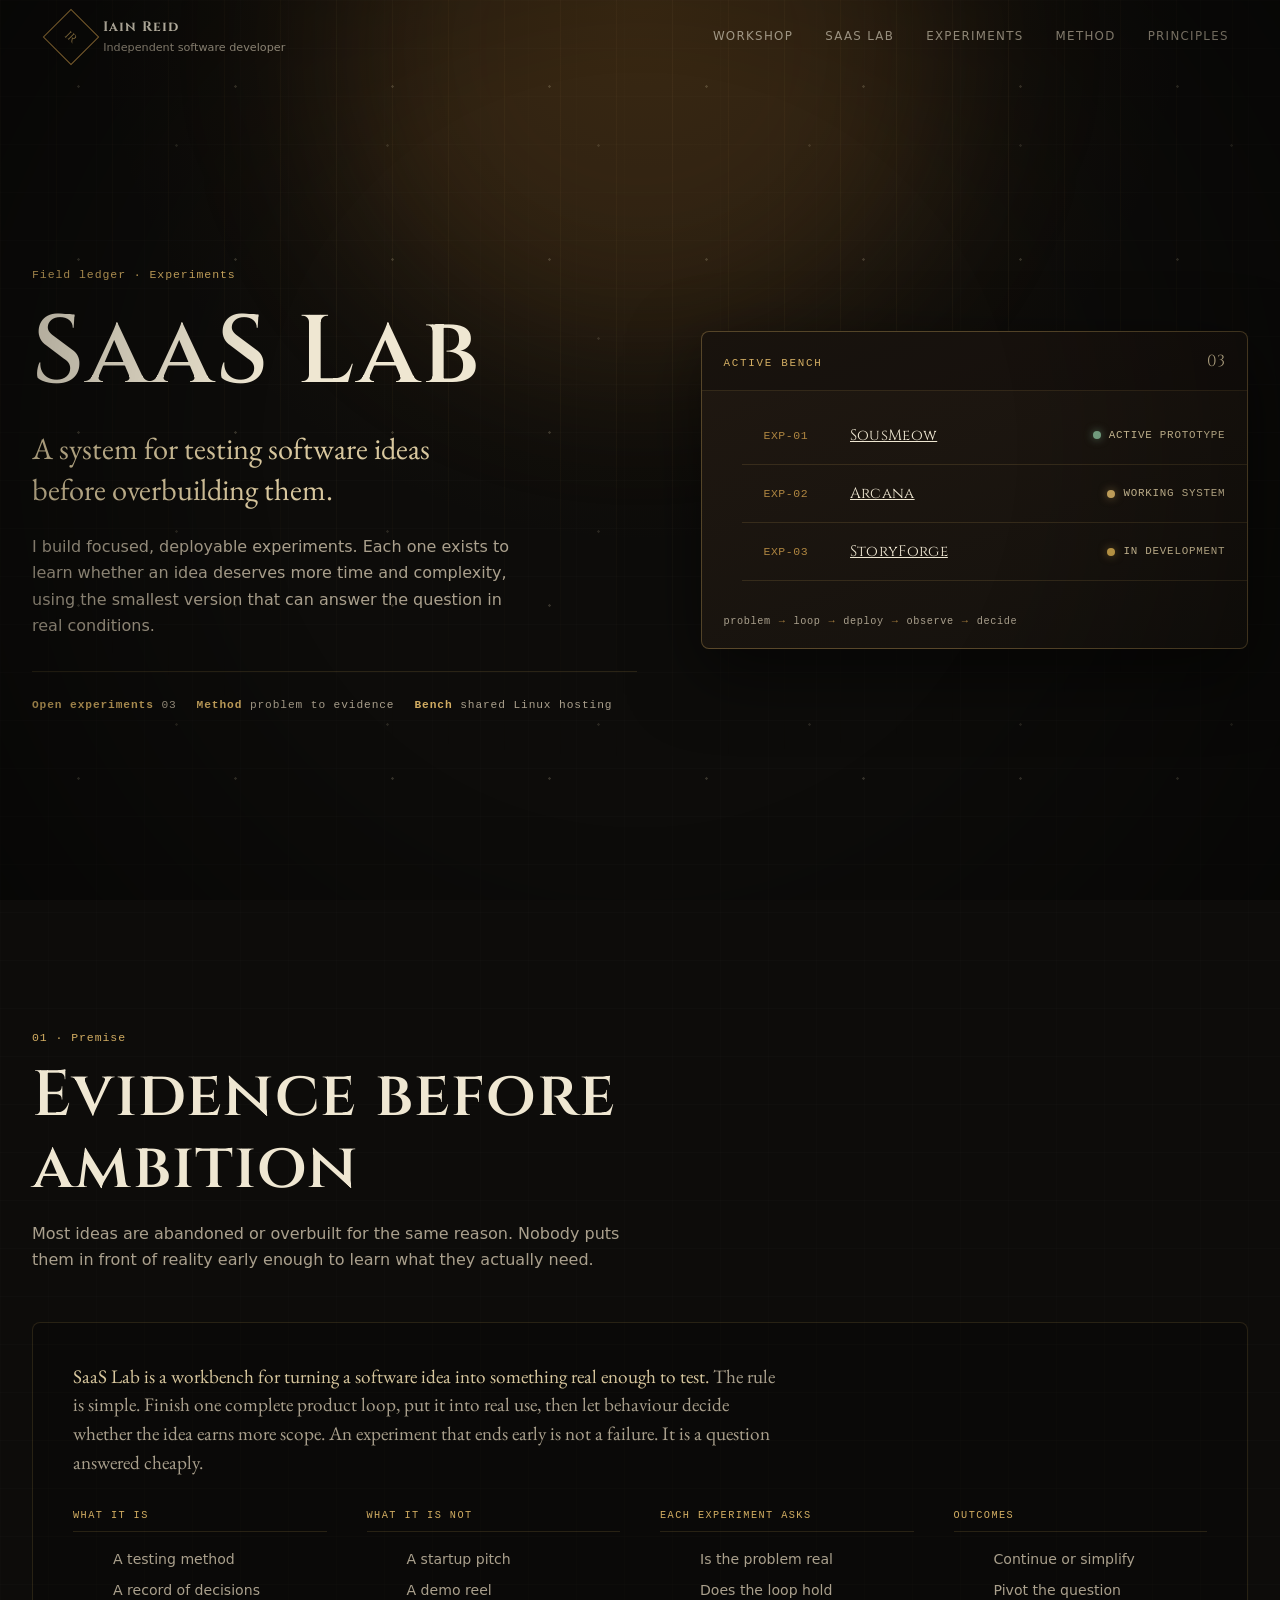
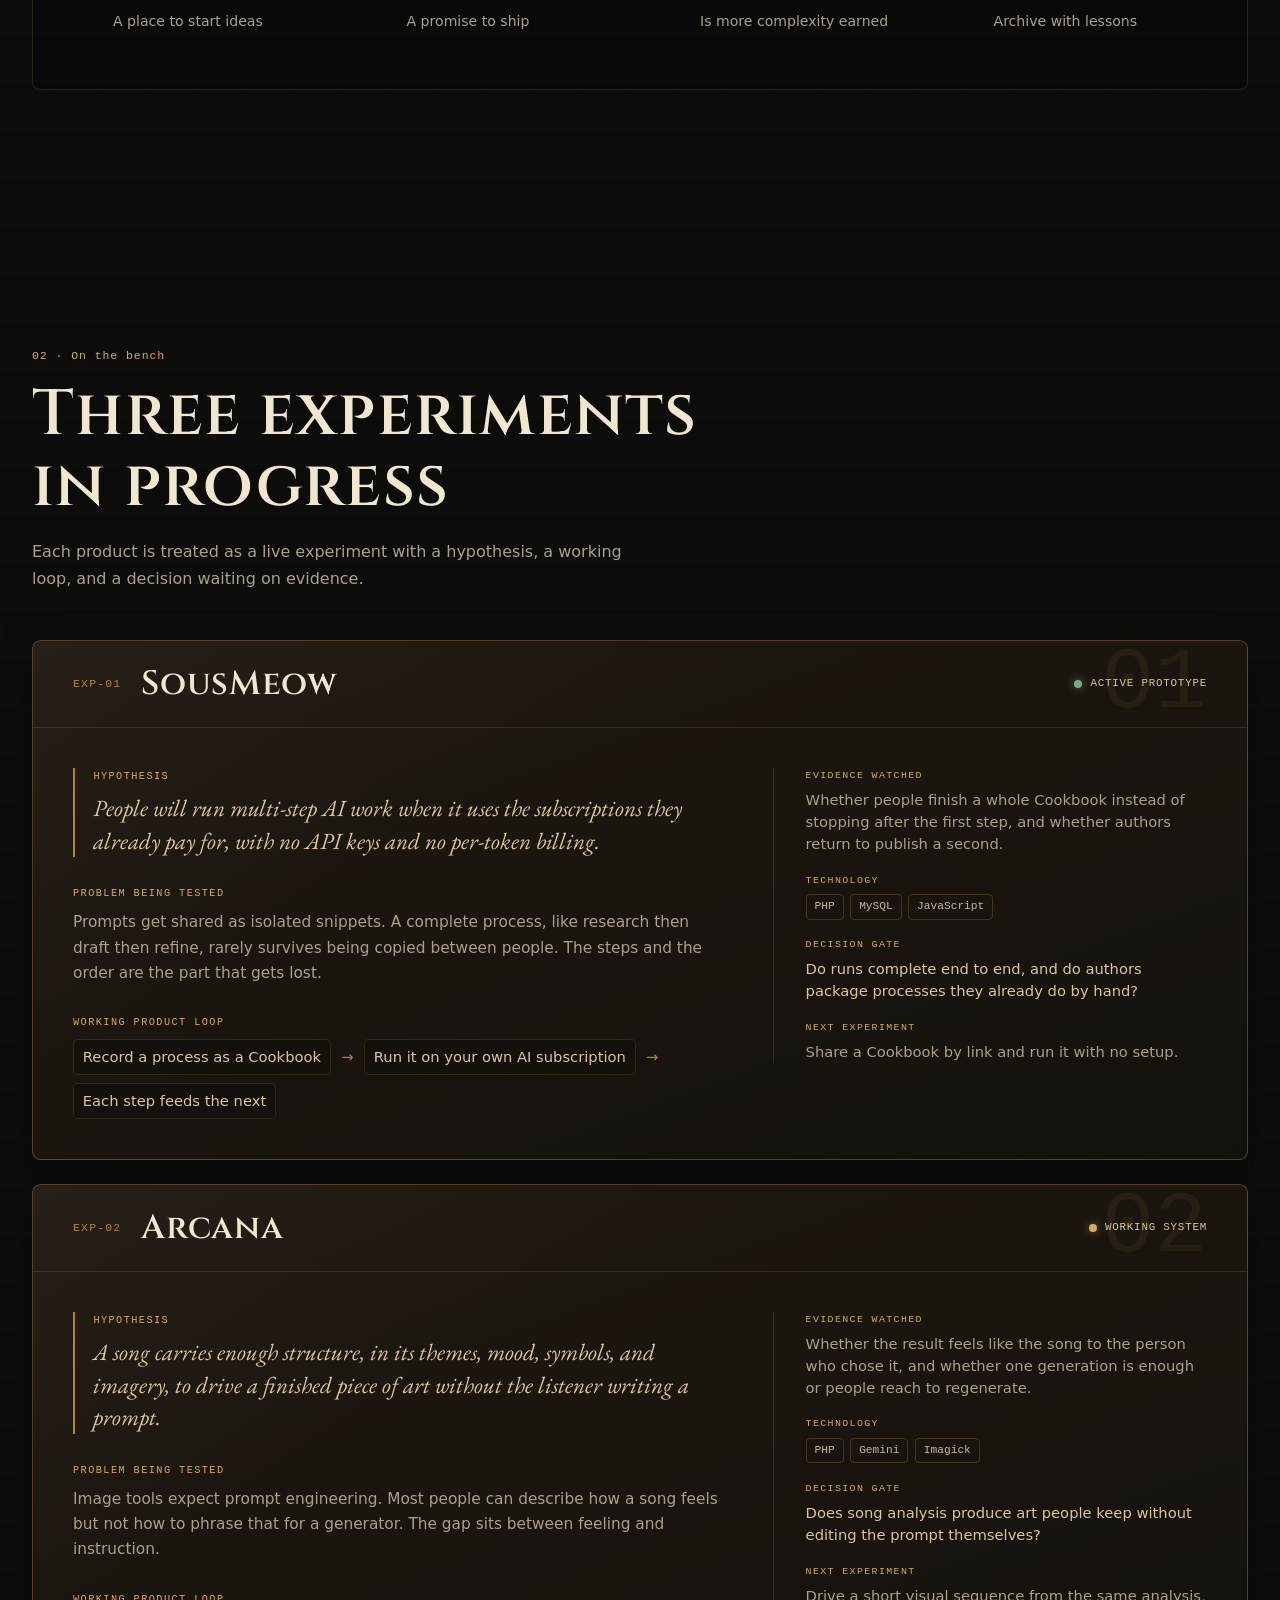
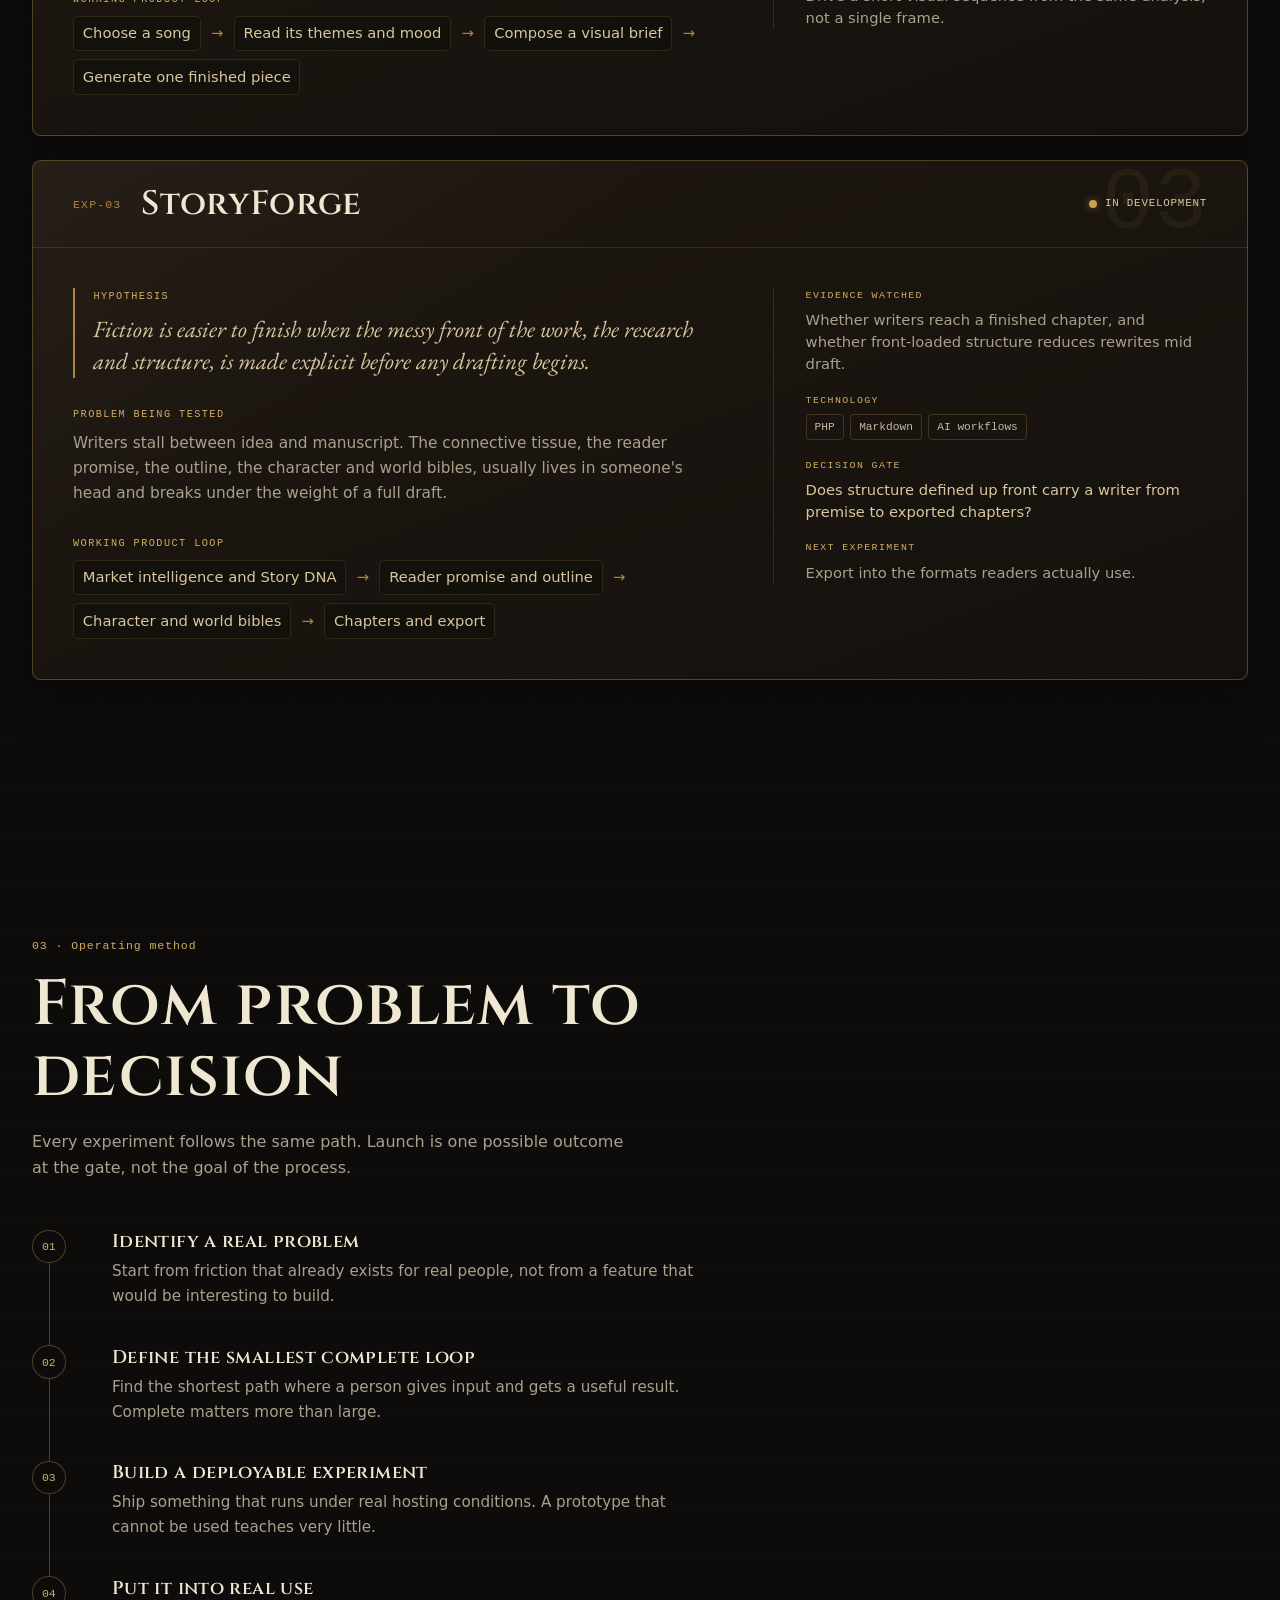
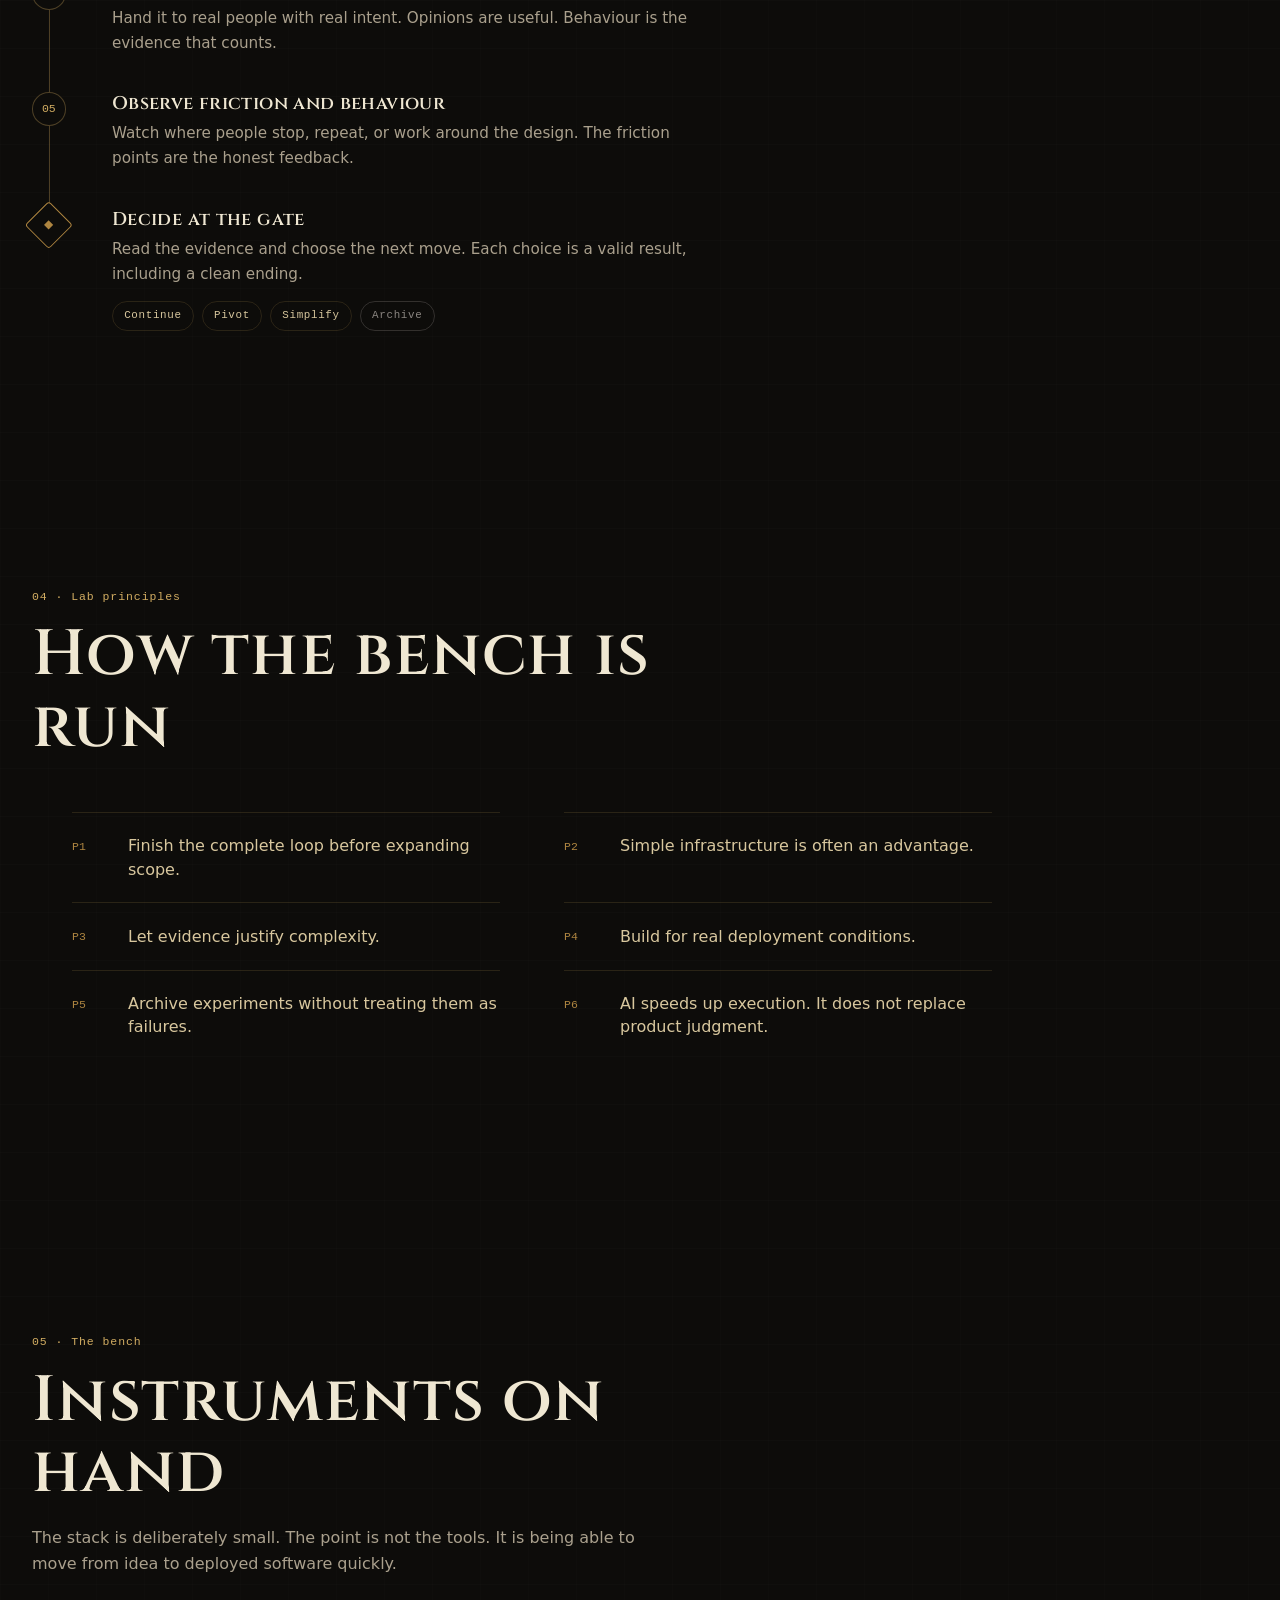
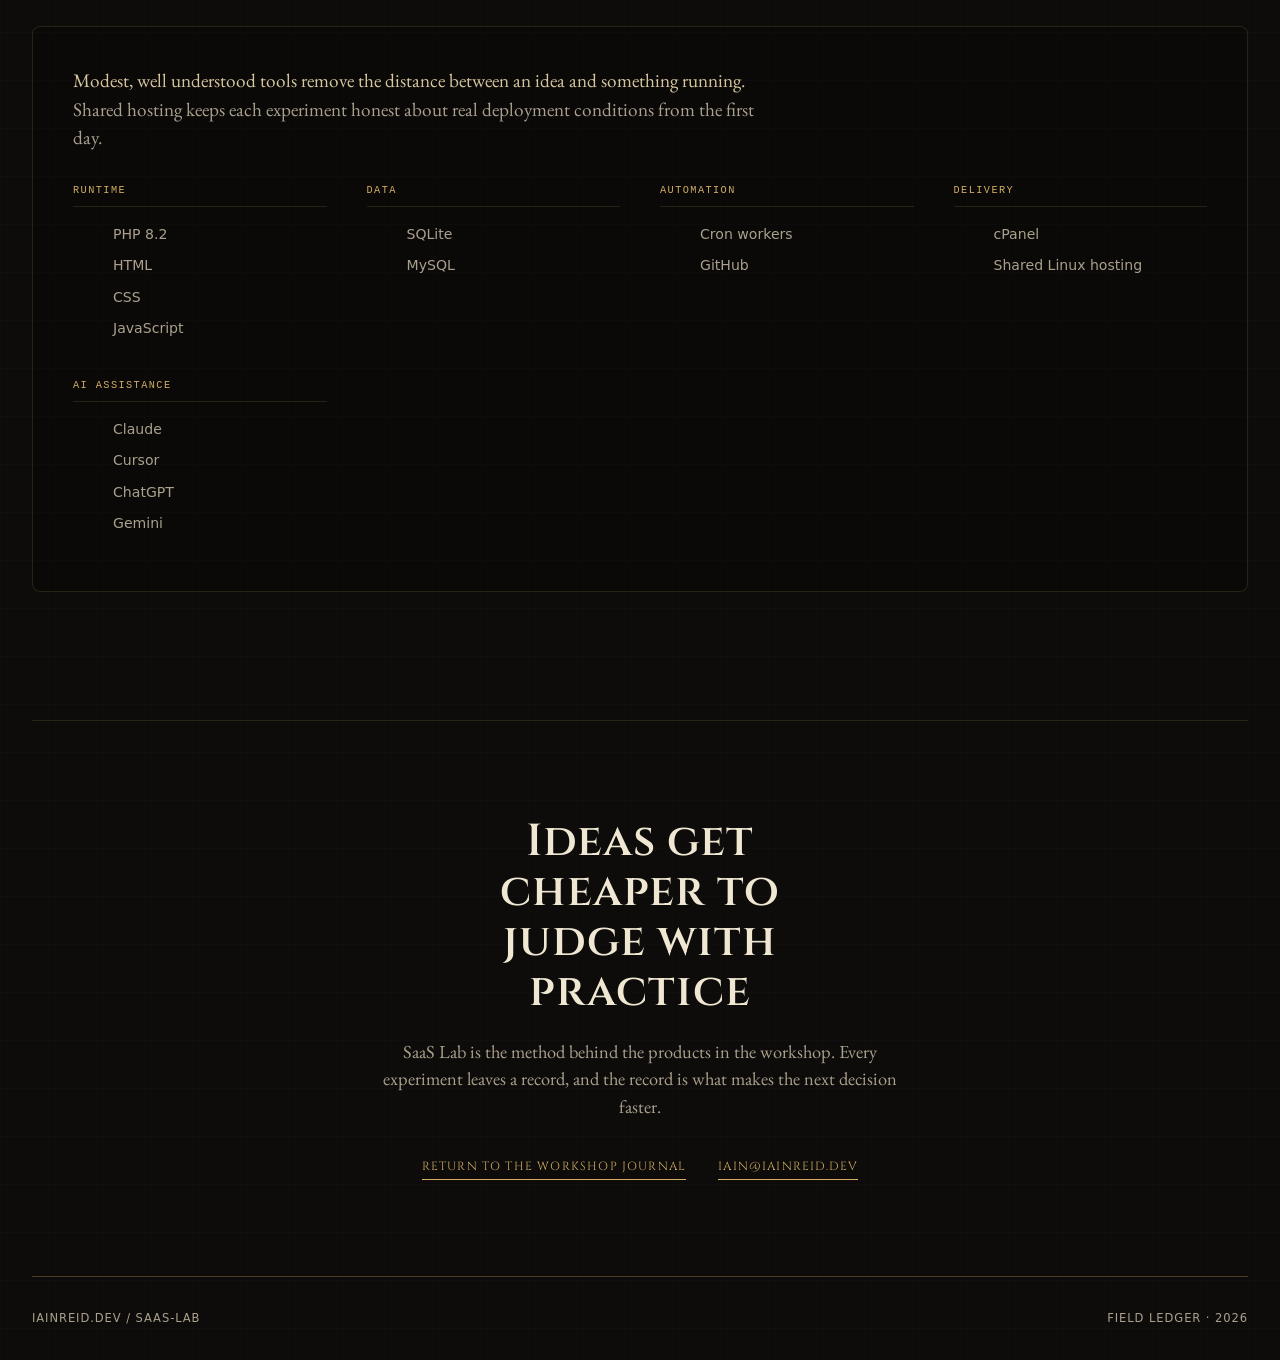
<file: saas-lab/index.html>
<!DOCTYPE html>
<html lang="en">
<head>
    <meta charset="utf-8">
    <meta name="viewport" content="width=device-width, initial-scale=1">
    <meta name="description" content="SaaS Lab is Iain Reid's system for testing software ideas before overbuilding them. Focused, deployable experiments that let evidence decide what earns more time.">
    <meta name="theme-color" content="#0d0c0a">
    <meta property="og:title" content="SaaS Lab · Iain Reid">
    <meta property="og:description" content="A system for testing software ideas before overbuilding them.">
    <meta property="og:type" content="website">
    <meta property="og:url" content="https://iainreid.dev/site/saas-lab/">
    <meta name="twitter:card" content="summary">
    <title>SaaS Lab · Experiment Ledger · Iain Reid</title>
    <link rel="canonical" href="https://iainreid.dev/site/saas-lab/">
    <link rel="stylesheet" href="../assets/css/style.css?v=20260719g">
    <link rel="stylesheet" href="../assets/css/saas-lab.css?v=20260719a">
</head>
<body>
    <div class="ambient-light" aria-hidden="true"></div>
    <div class="dust" aria-hidden="true"></div>
    <div class="ledger-rule" aria-hidden="true"></div>

    <header class="site-header">
        <a class="maker-mark" href="/site/" aria-label="Return to the workshop journal">
            <span class="maker-mark__sigil">IR</span>
            <span>
                <strong>Iain Reid</strong>
                <small>Independent software developer</small>
            </span>
        </a>
        <button
            class="nav-toggle"
            type="button"
            aria-expanded="false"
            aria-controls="site-nav"
            aria-label="Open menu">
            <span class="nav-toggle__bars" aria-hidden="true"></span>
        </button>
        <nav id="site-nav" aria-label="Primary navigation">
            <a href="/site/">Workshop</a>
            <a href="/site/saas-lab/" aria-current="page">SaaS Lab</a>
            <a href="#experiments">Experiments</a>
            <a href="#method">Method</a>
            <a href="#principles">Principles</a>
        </nav>
    </header>

    <main>
        <!-- Hero -->
        <section class="lab-hero" id="top" aria-labelledby="lab-title">
            <div class="lab-hero__intro" data-reveal>
                <p class="mono">Field ledger · Experiments</p>
                <h1 id="lab-title">SaaS Lab</h1>
                <p class="lab-hero__lede">A system for testing software ideas before overbuilding them.</p>
                <p class="lab-hero__copy">I build focused, deployable experiments. Each one exists to learn whether an idea deserves more time and complexity, using the smallest version that can answer the question in real conditions.</p>
                <div class="lab-hero__meta">
                    <span><b>Open experiments</b> 03</span>
                    <span><b>Method</b> problem to evidence</span>
                    <span><b>Bench</b> shared Linux hosting</span>
                </div>
            </div>

            <aside class="board" data-reveal aria-label="Active experiment index">
                <div class="board__head">
                    <span class="board__title">Active bench</span>
                    <span class="board__count">03</span>
                </div>
                <ul class="board__rows">
                    <li class="board__row">
                        <span class="board__id">EXP-01</span>
                        <a class="board__name" href="#exp-sousmeow">SousMeow</a>
                        <span class="signal signal--active">Active prototype</span>
                    </li>
                    <li class="board__row">
                        <span class="board__id">EXP-02</span>
                        <a class="board__name" href="#exp-arcana">Arcana</a>
                        <span class="signal signal--working">Working system</span>
                    </li>
                    <li class="board__row">
                        <span class="board__id">EXP-03</span>
                        <a class="board__name" href="#exp-storyforge">StoryForge</a>
                        <span class="signal signal--dev">In development</span>
                    </li>
                </ul>
                <div class="board__pipe" aria-label="Experiment pipeline">
                    <span>problem</span><i>→</i>
                    <span>loop</span><i>→</i>
                    <span>deploy</span><i>→</i>
                    <span>observe</span><i>→</i>
                    <span>decide</span>
                </div>
            </aside>
        </section>

        <!-- What it is -->
        <section class="section lab-section" id="about" aria-labelledby="about-heading">
            <div class="section-heading" data-reveal>
                <span class="mono">01 · Premise</span>
                <h2 id="about-heading">Evidence before ambition</h2>
                <p class="eyebrow-note">Most ideas are abandoned or overbuilt for the same reason. Nobody puts them in front of reality early enough to learn what they actually need.</p>
            </div>
            <div class="instruments" data-reveal>
                <p><span class="accent">SaaS Lab is a workbench for turning a software idea into something real enough to test.</span> The rule is simple. Finish one complete product loop, put it into real use, then let behaviour decide whether the idea earns more scope. An experiment that ends early is not a failure. It is a question answered cheaply.</p>
                <div class="inv-grid">
                    <div class="inv-group">
                        <h3>What it is</h3>
                        <ul>
                            <li>A testing method</li>
                            <li>A record of decisions</li>
                            <li>A place to start ideas</li>
                        </ul>
                    </div>
                    <div class="inv-group">
                        <h3>What it is not</h3>
                        <ul>
                            <li>A startup pitch</li>
                            <li>A demo reel</li>
                            <li>A promise to ship</li>
                        </ul>
                    </div>
                    <div class="inv-group">
                        <h3>Each experiment asks</h3>
                        <ul>
                            <li>Is the problem real</li>
                            <li>Does the loop hold</li>
                            <li>Is more complexity earned</li>
                        </ul>
                    </div>
                    <div class="inv-group">
                        <h3>Outcomes</h3>
                        <ul>
                            <li>Continue or simplify</li>
                            <li>Pivot the question</li>
                            <li>Archive with lessons</li>
                        </ul>
                    </div>
                </div>
            </div>
        </section>

        <!-- Active experiments -->
        <section class="section lab-section" id="experiments" aria-labelledby="experiments-heading">
            <div class="section-heading" data-reveal>
                <span class="mono">02 · On the bench</span>
                <h2 id="experiments-heading">Three experiments in progress</h2>
                <p class="eyebrow-note">Each product is treated as a live experiment with a hypothesis, a working loop, and a decision waiting on evidence.</p>
            </div>

            <div class="experiments">
                <!-- EXP-01 SousMeow -->
                <article class="experiment" id="exp-sousmeow" data-reveal aria-labelledby="exp1-name">
                    <div class="experiment__head">
                        <span class="experiment__ghost" aria-hidden="true">01</span>
                        <span class="experiment__id">EXP-01</span>
                        <h3 class="experiment__name" id="exp1-name">SousMeow</h3>
                        <span class="signal signal--active">Active prototype</span>
                    </div>
                    <div class="experiment__body">
                        <div class="experiment__narrative">
                            <div class="experiment__hypothesis">
                                <span class="field-label">Hypothesis</span>
                                <blockquote>People will run multi-step AI work when it uses the subscriptions they already pay for, with no API keys and no per-token billing.</blockquote>
                            </div>
                            <div class="experiment__block">
                                <span class="field-label">Problem being tested</span>
                                <p>Prompts get shared as isolated snippets. A complete process, like research then draft then refine, rarely survives being copied between people. The steps and the order are the part that gets lost.</p>
                            </div>
                            <div class="experiment__block">
                                <span class="field-label">Working product loop</span>
                                <div class="loop">
                                    <span>Record a process as a Cookbook</span><i>→</i>
                                    <span>Run it on your own AI subscription</span><i>→</i>
                                    <span>Each step feeds the next</span>
                                </div>
                            </div>
                        </div>
                        <div class="rail">
                            <dl>
                                <div>
                                    <dt>Evidence watched</dt>
                                    <dd class="muted">Whether people finish a whole Cookbook instead of stopping after the first step, and whether authors return to publish a second.</dd>
                                </div>
                                <div>
                                    <dt>Technology</dt>
                                    <dd class="tech"><span>PHP</span><span>MySQL</span><span>JavaScript</span></dd>
                                </div>
                                <div>
                                    <dt>Decision gate</dt>
                                    <dd>Do runs complete end to end, and do authors package processes they already do by hand?</dd>
                                </div>
                                <div>
                                    <dt>Next experiment</dt>
                                    <dd class="muted">Share a Cookbook by link and run it with no setup.</dd>
                                </div>
                            </dl>
                        </div>
                    </div>
                </article>

                <!-- EXP-02 Arcana -->
                <article class="experiment" id="exp-arcana" data-reveal aria-labelledby="exp2-name">
                    <div class="experiment__head">
                        <span class="experiment__ghost" aria-hidden="true">02</span>
                        <span class="experiment__id">EXP-02</span>
                        <h3 class="experiment__name" id="exp2-name">Arcana</h3>
                        <span class="signal signal--working">Working system</span>
                    </div>
                    <div class="experiment__body">
                        <div class="experiment__narrative">
                            <div class="experiment__hypothesis">
                                <span class="field-label">Hypothesis</span>
                                <blockquote>A song carries enough structure, in its themes, mood, symbols, and imagery, to drive a finished piece of art without the listener writing a prompt.</blockquote>
                            </div>
                            <div class="experiment__block">
                                <span class="field-label">Problem being tested</span>
                                <p>Image tools expect prompt engineering. Most people can describe how a song feels but not how to phrase that for a generator. The gap sits between feeling and instruction.</p>
                            </div>
                            <div class="experiment__block">
                                <span class="field-label">Working product loop</span>
                                <div class="loop">
                                    <span>Choose a song</span><i>→</i>
                                    <span>Read its themes and mood</span><i>→</i>
                                    <span>Compose a visual brief</span><i>→</i>
                                    <span>Generate one finished piece</span>
                                </div>
                            </div>
                        </div>
                        <div class="rail">
                            <dl>
                                <div>
                                    <dt>Evidence watched</dt>
                                    <dd class="muted">Whether the result feels like the song to the person who chose it, and whether one generation is enough or people reach to regenerate.</dd>
                                </div>
                                <div>
                                    <dt>Technology</dt>
                                    <dd class="tech"><span>PHP</span><span>Gemini</span><span>Imagick</span></dd>
                                </div>
                                <div>
                                    <dt>Decision gate</dt>
                                    <dd>Does song analysis produce art people keep without editing the prompt themselves?</dd>
                                </div>
                                <div>
                                    <dt>Next experiment</dt>
                                    <dd class="muted">Drive a short visual sequence from the same analysis, not a single frame.</dd>
                                </div>
                            </dl>
                        </div>
                    </div>
                </article>

                <!-- EXP-03 StoryForge -->
                <article class="experiment" id="exp-storyforge" data-reveal aria-labelledby="exp3-name">
                    <div class="experiment__head">
                        <span class="experiment__ghost" aria-hidden="true">03</span>
                        <span class="experiment__id">EXP-03</span>
                        <h3 class="experiment__name" id="exp3-name">StoryForge</h3>
                        <span class="signal signal--dev">In development</span>
                    </div>
                    <div class="experiment__body">
                        <div class="experiment__narrative">
                            <div class="experiment__hypothesis">
                                <span class="field-label">Hypothesis</span>
                                <blockquote>Fiction is easier to finish when the messy front of the work, the research and structure, is made explicit before any drafting begins.</blockquote>
                            </div>
                            <div class="experiment__block">
                                <span class="field-label">Problem being tested</span>
                                <p>Writers stall between idea and manuscript. The connective tissue, the reader promise, the outline, the character and world bibles, usually lives in someone's head and breaks under the weight of a full draft.</p>
                            </div>
                            <div class="experiment__block">
                                <span class="field-label">Working product loop</span>
                                <div class="loop">
                                    <span>Market intelligence and Story DNA</span><i>→</i>
                                    <span>Reader promise and outline</span><i>→</i>
                                    <span>Character and world bibles</span><i>→</i>
                                    <span>Chapters and export</span>
                                </div>
                            </div>
                        </div>
                        <div class="rail">
                            <dl>
                                <div>
                                    <dt>Evidence watched</dt>
                                    <dd class="muted">Whether writers reach a finished chapter, and whether front-loaded structure reduces rewrites mid draft.</dd>
                                </div>
                                <div>
                                    <dt>Technology</dt>
                                    <dd class="tech"><span>PHP</span><span>Markdown</span><span>AI workflows</span></dd>
                                </div>
                                <div>
                                    <dt>Decision gate</dt>
                                    <dd>Does structure defined up front carry a writer from premise to exported chapters?</dd>
                                </div>
                                <div>
                                    <dt>Next experiment</dt>
                                    <dd class="muted">Export into the formats readers actually use.</dd>
                                </div>
                            </dl>
                        </div>
                    </div>
                </article>
            </div>
        </section>

        <!-- Operating method -->
        <section class="section lab-section" id="method" aria-labelledby="method-heading">
            <div class="section-heading" data-reveal>
                <span class="mono">03 · Operating method</span>
                <h2 id="method-heading">From problem to decision</h2>
                <p class="eyebrow-note">Every experiment follows the same path. Launch is one possible outcome at the gate, not the goal of the process.</p>
            </div>
            <div class="pipeline" data-reveal>
                <div class="pipe-step">
                    <div class="pipe-step__num">01</div>
                    <div class="pipe-step__body">
                        <h3>Identify a real problem</h3>
                        <p>Start from friction that already exists for real people, not from a feature that would be interesting to build.</p>
                    </div>
                </div>
                <div class="pipe-step">
                    <div class="pipe-step__num">02</div>
                    <div class="pipe-step__body">
                        <h3>Define the smallest complete loop</h3>
                        <p>Find the shortest path where a person gives input and gets a useful result. Complete matters more than large.</p>
                    </div>
                </div>
                <div class="pipe-step">
                    <div class="pipe-step__num">03</div>
                    <div class="pipe-step__body">
                        <h3>Build a deployable experiment</h3>
                        <p>Ship something that runs under real hosting conditions. A prototype that cannot be used teaches very little.</p>
                    </div>
                </div>
                <div class="pipe-step">
                    <div class="pipe-step__num">04</div>
                    <div class="pipe-step__body">
                        <h3>Put it into real use</h3>
                        <p>Hand it to real people with real intent. Opinions are useful. Behaviour is the evidence that counts.</p>
                    </div>
                </div>
                <div class="pipe-step">
                    <div class="pipe-step__num">05</div>
                    <div class="pipe-step__body">
                        <h3>Observe friction and behaviour</h3>
                        <p>Watch where people stop, repeat, or work around the design. The friction points are the honest feedback.</p>
                    </div>
                </div>
                <div class="pipe-step pipe-step--gate">
                    <div class="pipe-step__num"><span>◆</span></div>
                    <div class="pipe-step__body">
                        <h3>Decide at the gate</h3>
                        <p>Read the evidence and choose the next move. Each choice is a valid result, including a clean ending.</p>
                        <div class="gate-outcomes">
                            <span>Continue</span>
                            <span>Pivot</span>
                            <span>Simplify</span>
                            <span>Archive</span>
                        </div>
                    </div>
                </div>
            </div>
        </section>

        <!-- Principles -->
        <section class="section lab-section" id="principles" aria-labelledby="principles-heading">
            <div class="section-heading" data-reveal>
                <span class="mono">04 · Lab principles</span>
                <h2 id="principles-heading">How the bench is run</h2>
            </div>
            <ol class="tenets" data-reveal>
                <li class="tenet">
                    <span class="tenet__num">P1</span>
                    <p>Finish the complete loop before expanding scope.</p>
                </li>
                <li class="tenet">
                    <span class="tenet__num">P2</span>
                    <p>Simple infrastructure is often an advantage.</p>
                </li>
                <li class="tenet">
                    <span class="tenet__num">P3</span>
                    <p>Let evidence justify complexity.</p>
                </li>
                <li class="tenet">
                    <span class="tenet__num">P4</span>
                    <p>Build for real deployment conditions.</p>
                </li>
                <li class="tenet">
                    <span class="tenet__num">P5</span>
                    <p>Archive experiments without treating them as failures.</p>
                </li>
                <li class="tenet">
                    <span class="tenet__num">P6</span>
                    <p>AI speeds up execution. It does not replace product judgment.</p>
                </li>
            </ol>
        </section>

        <!-- Technical approach -->
        <section class="section lab-section" id="stack" aria-labelledby="stack-heading">
            <div class="section-heading" data-reveal>
                <span class="mono">05 · The bench</span>
                <h2 id="stack-heading">Instruments on hand</h2>
                <p class="eyebrow-note">The stack is deliberately small. The point is not the tools. It is being able to move from idea to deployed software quickly.</p>
            </div>
            <div class="instruments" data-reveal>
                <p><span class="accent">Modest, well understood tools remove the distance between an idea and something running.</span> Shared hosting keeps each experiment honest about real deployment conditions from the first day.</p>
                <div class="inv-grid">
                    <div class="inv-group">
                        <h3>Runtime</h3>
                        <ul>
                            <li>PHP 8.2</li>
                            <li>HTML</li>
                            <li>CSS</li>
                            <li>JavaScript</li>
                        </ul>
                    </div>
                    <div class="inv-group">
                        <h3>Data</h3>
                        <ul>
                            <li>SQLite</li>
                            <li>MySQL</li>
                        </ul>
                    </div>
                    <div class="inv-group">
                        <h3>Automation</h3>
                        <ul>
                            <li>Cron workers</li>
                            <li>GitHub</li>
                        </ul>
                    </div>
                    <div class="inv-group">
                        <h3>Delivery</h3>
                        <ul>
                            <li>cPanel</li>
                            <li>Shared Linux hosting</li>
                        </ul>
                    </div>
                    <div class="inv-group">
                        <h3>AI assistance</h3>
                        <ul>
                            <li>Claude</li>
                            <li>Cursor</li>
                            <li>ChatGPT</li>
                            <li>Gemini</li>
                        </ul>
                    </div>
                </div>
            </div>
        </section>

        <section class="lab-close" data-reveal aria-labelledby="close-heading">
        <h2 id="close-heading">Ideas get cheaper to judge with practice</h2>
        <p>SaaS Lab is the method behind the products in the workshop. Every experiment leaves a record, and the record is what makes the next decision faster.</p>
        <div class="lab-close__links">
            <a href="/site/">Return to the workshop journal</a>
            <a href="mailto:iain@iainreid.dev">iain@iainreid.dev</a>
        </div>
        </section>
    </main>

    <footer>
        <span>iainreid.dev / saas-lab</span>
        <span>Field ledger · <time datetime="2026">2026</time></span>
    </footer>

    <script src="../assets/js/app.js?v=20260719d"></script>
</body>
</html>
</file>
<file: assets/css/style.css>
@import url('https://fonts.googleapis.com/css2?family=Cinzel:wght@500;600&family=EB+Garamond:ital,wght@0,500;0,600;1,500&display=swap');

:root {
    --night: #0d0c0a;
    --stone: #171512;
    --wood: #241a12;
    --wood-light: #3a291c;
    --paper: #d8c79e;
    --paper-light: #eee1bd;
    --paper-shadow: #a58e61;
    --ink: #282015;
    --brass: #ae8540;
    --brass-light: #d2ad62;
    --emerald: #456457;
    --ivory: #efe7d2;
    --muted: #aaa08d;
    --line: rgba(201, 164, 91, .32);
    --serif: "EB Garamond", Georgia, serif;
    --display: "Cinzel", Georgia, serif;
    --sans: Inter, ui-sans-serif, system-ui, -apple-system, BlinkMacSystemFont, "Segoe UI", sans-serif;
    --shadow: 0 24px 70px rgba(0, 0, 0, .52);
}

*, *::before, *::after { box-sizing: border-box; }
html { scroll-behavior: smooth; }
body {
    margin: 0;
    min-width: 320px;
    background:
        radial-gradient(circle at 50% 0%, rgba(139, 94, 39, .16), transparent 34rem),
        linear-gradient(rgba(255,255,255,.012) 1px, transparent 1px),
        linear-gradient(90deg, rgba(255,255,255,.008) 1px, transparent 1px),
        var(--night);
    background-size: auto, 48px 48px, 48px 48px, auto;
    color: var(--ivory);
    font-family: var(--sans);
    line-height: 1.65;
    overflow-x: hidden;
}
body::before {
    content: "";
    position: fixed;
    inset: 0;
    pointer-events: none;
    z-index: 50;
    background: radial-gradient(circle at center, transparent 48%, rgba(0,0,0,.42) 100%);
}
a { color: inherit; }
p { margin: 0 0 1rem; }
h1, h2, h3 { margin: 0; font-family: var(--display); font-weight: 600; line-height: 1.12; letter-spacing: .02em; }

.ambient-light {
    position: fixed;
    width: 38rem;
    height: 38rem;
    top: -16rem;
    left: 50%;
    translate: -50% 0;
    border-radius: 50%;
    background: rgba(193, 125, 47, .15);
    filter: blur(80px);
    pointer-events: none;
    animation: candle 6s ease-in-out infinite alternate;
}
.dust {
    position: fixed;
    inset: 0;
    opacity: .22;
    pointer-events: none;
    background-image:
        radial-gradient(circle, rgba(238,225,189,.8) 0 1px, transparent 1.5px),
        radial-gradient(circle, rgba(238,225,189,.55) 0 1px, transparent 1.5px);
    background-size: 157px 173px, 211px 193px;
    background-position: 0 0, 71px 49px;
    animation: drift 28s linear infinite;
}

.site-header {
    position: fixed;
    z-index: 30;
    top: 0;
    left: 0;
    right: 0;
    display: flex;
    align-items: center;
    justify-content: space-between;
    gap: 2rem;
    padding: 1rem clamp(1rem, 4vw, 4rem);
    border-bottom: 1px solid transparent;
    transition: background .25s ease, border-color .25s ease, backdrop-filter .25s ease;
}
.site-header.is-scrolled {
    background: rgba(13, 12, 10, .86);
    border-color: var(--line);
    backdrop-filter: blur(18px);
}
.maker-mark { display: flex; align-items: center; gap: .75rem; text-decoration: none; }
.maker-mark__sigil {
    display: grid;
    place-items: center;
    width: 2.5rem;
    aspect-ratio: 1;
    border: 1px solid var(--brass);
    rotate: 45deg;
    color: var(--brass-light);
    font-family: var(--display);
    font-size: .72rem;
}
.maker-mark__sigil::first-letter { rotate: -45deg; }
.maker-mark strong, .maker-mark small { display: block; }
.maker-mark strong { font-family: var(--display); font-size: .86rem; letter-spacing: .08em; }
.maker-mark small { color: var(--muted); font-size: .7rem; }
.nav-toggle {
    display: none;
    position: relative;
    z-index: 40;
    width: 2.6rem;
    height: 2.6rem;
    padding: 0;
    border: 1px solid var(--line);
    background: rgba(13, 12, 10, .72);
    color: var(--brass-light);
    cursor: pointer;
}
.nav-toggle__bars,
.nav-toggle__bars::before,
.nav-toggle__bars::after {
    display: block;
    width: 1.05rem;
    height: 1px;
    margin: 0 auto;
    background: currentColor;
    transition: transform .25s ease, opacity .2s ease;
}
.nav-toggle__bars::before,
.nav-toggle__bars::after {
    content: "";
}
.nav-toggle__bars::before { translate: 0 -.35rem; }
.nav-toggle__bars::after { translate: 0 .35rem; }
.site-header.is-nav-open .nav-toggle__bars { background: transparent; }
.site-header.is-nav-open .nav-toggle__bars::before { translate: 0 0; rotate: 45deg; }
.site-header.is-nav-open .nav-toggle__bars::after { translate: 0 0; rotate: -45deg; }
.site-header.is-nav-open .nav-toggle { border-color: rgba(210, 173, 98, .55); }
nav {
    display: flex;
    gap: clamp(.8rem, 2.5vw, 2rem);
}
nav a {
    color: var(--muted);
    text-decoration: none;
    font-size: .74rem;
    letter-spacing: .11em;
    text-transform: uppercase;
    transition: color .2s ease;
}
nav a:hover,
nav a:focus-visible { color: var(--paper-light); }

.hero {
    position: relative;
    display: grid;
    place-items: center;
    min-height: 100svh;
    padding: 7rem clamp(1rem, 4vw, 4rem) 4rem;
    isolation: isolate;
}
.hero::before {
    content: "";
    position: absolute;
    inset: 0;
    z-index: -3;
    background:
        linear-gradient(to bottom, rgba(8,7,6,.2), rgba(8,7,6,.52) 68%, var(--night)),
        radial-gradient(ellipse at center 65%, rgba(129,78,31,.34), transparent 38%),
        linear-gradient(115deg, #0c0b09 0 18%, #1c140e 18% 22%, #100e0b 22% 78%, #1b130d 78% 82%, #0c0b09 82%);
}
.hero::after {
    content: "";
    position: absolute;
    left: -10%;
    right: -10%;
    bottom: 0;
    height: 36%;
    z-index: -2;
    background:
        repeating-linear-gradient(92deg, transparent 0 90px, rgba(0,0,0,.28) 92px 95px),
        linear-gradient(180deg, #2d1d12, #130d09 75%);
    transform: perspective(800px) rotateX(57deg);
    transform-origin: bottom;
    box-shadow: inset 0 12px 30px rgba(0,0,0,.55);
}
.workbench { position: absolute; inset: auto 0 5% 0; height: 30%; pointer-events: none; }
.instrument, .inkwell { position: absolute; opacity: .52; filter: drop-shadow(0 12px 8px rgba(0,0,0,.45)); }
.instrument--compass { left: 7%; bottom: 25%; width: 8rem; aspect-ratio: 1; border: 2px solid var(--brass); border-radius: 50%; }
.instrument--compass::before, .instrument--compass::after { content: ""; position: absolute; inset: 49% 8%; height: 1px; background: var(--brass); }
.instrument--compass::after { rotate: 90deg; }
.instrument--ruler { right: 4%; bottom: 24%; width: 13rem; height: 2.4rem; border: 1px solid #98723c; rotate: -13deg; background: repeating-linear-gradient(90deg, transparent 0 11px, #98723c 12px 13px); }
.inkwell { right: 17%; bottom: 30%; width: 3.7rem; height: 4rem; border: 2px solid #30251d; border-radius: 40% 40% 15% 15%; background: linear-gradient(135deg, #5c534a, #151210); }

.journal {
    position: relative;
    display: grid;
    grid-template-columns: 1fr 1fr;
    width: min(100%, 70rem);
    min-height: 35rem;
    transform: perspective(1500px) rotateX(2deg);
    filter: drop-shadow(0 34px 35px rgba(0,0,0,.62));
}
.journal::before {
    content: "";
    position: absolute;
    inset: -1rem;
    z-index: -1;
    border-radius: 1rem;
    background: #25170f;
    box-shadow: inset 0 0 0 3px #4b3020, 0 0 0 1px #0b0806;
}
.journal::after { content: ""; position: absolute; top: .5rem; bottom: .5rem; left: 50%; width: 2.4rem; translate: -50% 0; background: linear-gradient(90deg, rgba(58,39,23,.14), rgba(50,33,19,.5), rgba(255,255,255,.08), rgba(58,39,23,.18)); filter: blur(3px); }
.journal-page {
    position: relative;
    overflow: hidden;
    padding: clamp(2rem, 5vw, 5rem);
    color: var(--ink);
    background:
        radial-gradient(circle at 15% 15%, rgba(255,255,255,.35), transparent 25%),
        repeating-linear-gradient(0deg, rgba(64,45,23,.025) 0 1px, transparent 1px 5px),
        var(--paper);
    box-shadow: inset 0 0 50px rgba(74,46,17,.22);
}
.journal-page--left { border-radius: .45rem 0 0 .45rem; text-align: center; display: flex; flex-direction: column; justify-content: space-between; align-items: center; }
.journal-page--right { border-radius: 0 .45rem .45rem 0; display: flex; flex-direction: column; justify-content: center; }
.page-number { align-self: flex-start; font-family: var(--display); font-size: .66rem; letter-spacing: .16em; text-transform: uppercase; }
.journal-sigil { width: min(70%, 17rem); fill: none; stroke: rgba(47,36,23,.62); stroke-width: 1.2; }
.margin-note { max-width: 19rem; font-family: var(--serif); font-style: italic; font-size: 1.05rem; }
.kicker { margin: 0 0 .7rem; color: var(--brass-light); font-family: var(--display); font-size: .7rem; letter-spacing: .16em; text-transform: uppercase; }
.journal .kicker { color: #69522c; }
.journal h1 { font-size: clamp(3rem, 7vw, 6.5rem); }
.hero-copy { margin-top: 1.3rem; font-family: var(--serif); font-size: clamp(1.25rem, 2.1vw, 1.75rem); line-height: 1.35; }
.hero-note { font-size: .95rem; color: #54462f; }
.ink-rule { width: 100%; height: 1px; margin: 1.8rem 0; background: linear-gradient(90deg, transparent, #4f3d24 10% 90%, transparent); }
.text-link { align-self: flex-start; margin-top: 1rem; color: #3a5b4b; font-family: var(--display); font-size: .75rem; letter-spacing: .08em; text-decoration: none; border-bottom: 1px solid currentColor; }
.text-link--workshop { margin-top: 1.5rem; color: var(--brass-light); }

.section { width: min(100% - 2rem, 76rem); margin: 0 auto; padding: clamp(5rem, 10vw, 9rem) 0; }
.section-heading { max-width: 43rem; margin-bottom: 3rem; }
.section-heading h2, .maker-copy h2 { font-size: clamp(2.2rem, 5vw, 4.8rem); }
.section-heading > p:last-child { margin-top: 1rem; color: var(--muted); max-width: 38rem; }
.blueprint {
    display: grid;
    grid-template-columns: 1.2fr .8fr;
    min-height: 35rem;
    overflow: hidden;
    border: 1px solid rgba(110,148,138,.42);
    background:
        linear-gradient(rgba(179,220,208,.06) 1px, transparent 1px),
        linear-gradient(90deg, rgba(179,220,208,.06) 1px, transparent 1px),
        #17332f;
    background-size: 24px 24px;
    box-shadow: var(--shadow), inset 0 0 90px rgba(0,0,0,.32);
}
.blueprint__diagram { position: relative; display: grid; place-items: center; min-height: 24rem; border-right: 1px solid rgba(166,208,197,.2); }
.blueprint__diagram svg { width: 88%; fill: none; stroke: rgba(197,226,218,.67); stroke-width: 1.25; }
.diagram-label { position: absolute; padding: .2rem .45rem; background: #17332f; color: #bdd0c9; font-family: monospace; font-size: .68rem; }
.diagram-label--a { left: 12%; top: 18%; }
.diagram-label--b { right: 9%; bottom: 15%; }
.blueprint__content { padding: clamp(2rem, 5vw, 4rem); display: flex; flex-direction: column; justify-content: center; }
.blueprint__content h3 { font-size: clamp(2.2rem, 4vw, 4rem); }
.blueprint__content > p:not(.kicker) { margin: 1.25rem 0 2rem; color: #c5d4cf; }
.artifact-number { color: var(--brass-light); font-family: monospace; font-size: .72rem; letter-spacing: .1em; }
.spec-list { margin: 0; }
.spec-list div { display: grid; grid-template-columns: 6rem 1fr; padding: .75rem 0; border-top: 1px solid rgba(189,208,202,.16); }
.spec-list dt { color: #8aa69d; font-family: var(--display); font-size: .65rem; letter-spacing: .1em; text-transform: uppercase; }
.spec-list dd { margin: 0; color: #d9e1de; font-size: .84rem; }

.artifact-grid { display: grid; grid-template-columns: repeat(3, 1fr); gap: 1.25rem; }
.artifact-card {
    position: relative;
    min-height: 25rem;
    overflow: hidden;
    padding: 2rem;
    border: 1px solid var(--line);
    background:
        linear-gradient(145deg, rgba(255,255,255,.035), transparent 35%),
        linear-gradient(160deg, #211a14, #15120f);
    box-shadow: 0 18px 45px rgba(0,0,0,.3);
    transition: translate .25s ease, border-color .25s ease, box-shadow .25s ease;
}
.artifact-card:hover { translate: 0 -.35rem; border-color: rgba(210,173,98,.66); box-shadow: 0 24px 55px rgba(0,0,0,.46); }
.artifact-card__topline { display: flex; align-items: center; gap: .55rem; margin-bottom: 3.5rem; color: var(--muted); font-size: .68rem; text-transform: uppercase; letter-spacing: .08em; }
.status-dot { width: .4rem; aspect-ratio: 1; margin-left: auto; border-radius: 50%; background: #789a71; box-shadow: 0 0 9px #789a71; }
.artifact-card h3 { font-size: 2rem; }
.artifact-card > p:not(.kicker) { color: var(--muted); }
.materials { display: flex; flex-wrap: wrap; gap: .45rem; margin-top: 1.5rem; }
.materials span { padding: .28rem .55rem; border: 1px solid rgba(210,173,98,.22); color: #c4b99f; font-size: .68rem; }
.card-etching { position: absolute; width: 11rem; aspect-ratio: 1; right: -4rem; bottom: -4rem; border: 1px solid rgba(210,173,98,.15); border-radius: 50%; }
.card-etching::before, .card-etching::after { content: ""; position: absolute; inset: 18%; border: 1px solid rgba(210,173,98,.12); rotate: 45deg; }
.card-etching::after { inset: 36%; rotate: 0deg; border-radius: 50%; }

.maker-section {
    display: grid;
    grid-template-columns: 13rem minmax(0, 1fr);
    gap: clamp(1.75rem, 5vw, 4rem);
    align-items: start;
}
.maker-portrait {
    position: relative;
    width: 13rem;
    max-width: 100%;
    min-width: 0;
    overflow: hidden;
    aspect-ratio: 4 / 5;
    border: 1px solid var(--line);
    border-radius: .85rem;
    background: linear-gradient(145deg, #221b15, #12100e);
    box-shadow: 0 18px 42px rgba(0, 0, 0, .45), 0 0 0 1px rgba(210, 173, 98, .08);
}
.maker-portrait::before {
    content: "";
    position: absolute;
    inset: .55rem;
    z-index: 1;
    border: 1px solid rgba(210, 173, 98, .18);
    border-radius: .55rem;
    pointer-events: none;
}
.maker-portrait img {
    position: absolute;
    inset: 0;
    display: block;
    width: 100%;
    height: 100%;
    object-fit: cover;
    object-position: 78% 18%;
}
.maker-copy { min-width: 0; }
.maker-copy p:not(.kicker) { color: var(--muted); max-width: 43rem; }
.signature { margin-top: 2rem; color: var(--brass-light); font-family: var(--serif); font-size: 2rem; font-style: italic; transform: rotate(-3deg); transform-origin: left; }
.maker-contact {
    display: flex;
    flex-direction: column;
    align-items: flex-start;
    gap: .7rem;
    margin: 1.75rem 0 0;
    padding: 0;
    list-style: none;
}
.maker-contact a {
    display: inline-flex;
    align-items: center;
    gap: .55rem;
    color: var(--muted);
    text-decoration: none;
    font-family: var(--serif);
    font-size: 1.05rem;
    letter-spacing: .02em;
    transition: color .25s ease;
}
.maker-contact a:hover,
.maker-contact a:focus-visible {
    color: var(--brass-light);
}
.contact-icon {
    display: block;
    width: 1rem;
    height: 1rem;
    flex: 0 0 1rem;
    overflow: hidden;
    fill: currentColor;
    opacity: .78;
}
footer {
    display: flex;
    justify-content: space-between;
    align-items: center;
    gap: 1rem;
    width: min(100% - 2rem, 76rem);
    margin: 0 auto;
    padding: 2rem 0;
    border-top: 1px solid var(--line);
    color: var(--muted);
    font-size: .72rem;
    letter-spacing: .08em;
    text-transform: uppercase;
}
.showdown-link {
    appearance: none;
    margin: 0;
    padding: 0;
    border: 0;
    border-bottom: 1px solid currentColor;
    background: none;
    color: var(--brass);
    font: inherit;
    font-family: var(--display);
    letter-spacing: .12em;
    text-transform: uppercase;
    cursor: pointer;
    transition: color .25s ease, border-color .25s ease;
}
.showdown-link:hover,
.showdown-link:focus-visible {
    color: var(--brass-light);
    outline: none;
}

.showdown-modal {
    position: fixed;
    inset: 0;
    z-index: 80;
    display: grid;
    place-items: center;
    padding: 1.25rem;
}
.showdown-modal[hidden] { display: none; }
.showdown-modal__backdrop {
    position: absolute;
    inset: 0;
    background: rgba(8, 7, 5, .78);
    backdrop-filter: blur(6px);
}
.showdown-modal__panel {
    position: relative;
    z-index: 1;
    width: min(100%, 32rem);
    padding: clamp(1.6rem, 4vw, 2.4rem);
    border: 1px solid var(--line);
    border-radius: .35rem;
    background:
        linear-gradient(160deg, rgba(238, 225, 189, .08), transparent 42%),
        linear-gradient(180deg, #1d1711 0%, #13100d 100%);
    box-shadow: var(--shadow);
    color: var(--ivory);
}
.showdown-modal__panel .kicker {
    margin-bottom: .55rem;
    color: var(--brass);
}
.showdown-modal__panel h2 {
    margin-bottom: 1rem;
    font-size: clamp(1.35rem, 3vw, 1.7rem);
    color: var(--paper-light);
}
.showdown-modal__riddle {
    margin-bottom: 1.4rem;
    color: var(--muted);
    font-family: var(--serif);
    font-size: 1.12rem;
    line-height: 1.7;
}
.showdown-modal__close {
    position: absolute;
    top: .7rem;
    right: .85rem;
    appearance: none;
    border: 0;
    background: none;
    color: var(--muted);
    font-size: 1.5rem;
    line-height: 1;
    cursor: pointer;
}
.showdown-modal__close:hover,
.showdown-modal__close:focus-visible {
    color: var(--brass-light);
    outline: none;
}
.showdown-modal__form { display: grid; gap: .65rem; }
.showdown-modal__label {
    font-family: var(--display);
    font-size: .72rem;
    letter-spacing: .1em;
    text-transform: uppercase;
    color: var(--brass);
}
.showdown-modal__input {
    width: 100%;
    padding: .85rem 1rem;
    border: 1px solid rgba(201, 164, 91, .35);
    border-radius: .25rem;
    background: rgba(0, 0, 0, .28);
    color: var(--ivory);
    font-family: var(--serif);
    font-size: 1.1rem;
}
.showdown-modal__input:focus {
    outline: 1px solid var(--brass-light);
    border-color: var(--brass-light);
}
.showdown-modal__submit {
    appearance: none;
    justify-self: start;
    margin-top: .35rem;
    padding: .7rem 1.15rem;
    border: 1px solid var(--line);
    border-radius: .25rem;
    background: linear-gradient(180deg, rgba(174, 133, 64, .22), rgba(174, 133, 64, .08));
    color: var(--brass-light);
    font-family: var(--display);
    font-size: .72rem;
    letter-spacing: .1em;
    text-transform: uppercase;
    cursor: pointer;
    transition: border-color .25s ease, color .25s ease, background .25s ease;
}
.showdown-modal__submit:hover,
.showdown-modal__submit:focus-visible {
    border-color: var(--brass-light);
    color: var(--paper-light);
    outline: none;
}
.showdown-modal__submit:disabled {
    opacity: .6;
    cursor: wait;
}
.showdown-modal__feedback {
    min-height: 1.4em;
    margin: .2rem 0 0;
    color: var(--paper-shadow);
    font-family: var(--serif);
    font-size: 1rem;
    font-style: italic;
}

[data-reveal] { opacity: 0; translate: 0 1.2rem; transition: opacity .8s ease, translate .8s ease; }
[data-reveal].is-visible { opacity: 1; translate: 0 0; }

@keyframes candle { from { opacity: .72; scale: .96; } to { opacity: 1; scale: 1.04; } }
@keyframes drift { to { background-position: 100px 180px, -80px 240px; } }

@media (max-width: 900px) {
    .nav-toggle { display: grid; place-items: center; }
    nav {
        position: absolute;
        top: calc(100% - 1px);
        right: 1rem;
        left: 1rem;
        display: flex;
        flex-direction: column;
        gap: 0;
        padding: .55rem 0;
        border: 1px solid var(--line);
        background: rgba(13, 12, 10, .94);
        backdrop-filter: blur(18px);
        box-shadow: 0 18px 40px rgba(0, 0, 0, .45);
        opacity: 0;
        visibility: hidden;
        pointer-events: none;
        translate: 0 -.35rem;
        transition: opacity .25s ease, translate .25s ease, visibility .25s ease;
    }
    .site-header.is-nav-open {
        background: rgba(13, 12, 10, .94);
        border-color: var(--line);
        backdrop-filter: blur(18px);
    }
    .site-header.is-nav-open nav {
        opacity: 1;
        visibility: visible;
        pointer-events: auto;
        translate: 0 0;
    }
    nav a {
        padding: .95rem 1.15rem;
        border-top: 1px solid rgba(201, 164, 91, .14);
    }
    nav a:first-child { border-top: 0; }
    .journal { grid-template-columns: 1fr; width: min(100%, 38rem); transform: none; }
    .journal::after { display: none; }
    .journal-page { min-height: auto; }
    .journal-page--left { min-height: 23rem; border-radius: .45rem .45rem 0 0; }
    .journal-page--right { border-radius: 0 0 .45rem .45rem; }
    .journal-sigil { width: 10rem; }
    .blueprint { grid-template-columns: 1fr; }
    .blueprint__diagram { border-right: 0; border-bottom: 1px solid rgba(166,208,197,.2); }
    .artifact-grid { grid-template-columns: 1fr 1fr; }
    .maker-section {
        grid-template-columns: 1fr;
        justify-items: start;
    }
    .maker-portrait {
        width: 11rem;
        max-width: 40vw;
    }
}

@media (max-width: 620px) {
    .site-header { padding: .8rem 1rem; }
    .maker-mark small { display: none; }
    .hero { padding-inline: .75rem; }
    .journal-page { padding: 2rem 1.45rem; }
    .journal-page--left { min-height: 19rem; }
    .journal h1 { font-size: clamp(2.8rem, 16vw, 4.5rem); }
    .section { width: min(100% - 1.25rem, 76rem); }
    .artifact-grid { grid-template-columns: 1fr; }
    .artifact-card { min-height: 21rem; }
    .blueprint__diagram { min-height: 18rem; }
    .spec-list div { grid-template-columns: 5rem 1fr; }
    .maker-portrait {
        width: 9.5rem;
        max-width: 36vw;
    }
    footer {
        width: calc(100% - 1.25rem);
        flex-direction: column;
        align-items: flex-start;
        gap: .55rem;
    }
}

@media (prefers-reduced-motion: reduce) {
    html { scroll-behavior: auto; }
    *, *::before, *::after { animation-duration: .01ms !important; animation-iteration-count: 1 !important; transition-duration: .01ms !important; }
    [data-reveal] { opacity: 1; translate: none; }
}
</file>
<file: assets/css/saas-lab.css>
/*
 * VibeKB — project page (repository understanding)
 * Page-specific styles layered on top of the shared portfolio system
 * (assets/css/style.css). Reuses the workshop palette, typography, and
 * chrome; adds a distinct field-ledger identity for the lab.
 */

:root {
    --mono: ui-monospace, SFMono-Regular, "SF Mono", Menlo, Consolas, "Liberation Mono", monospace;
    --lab-green: #7ba888;
    --lab-amber: #c9a24b;
    --lab-slate: #8a8580;
    --lab-panel: linear-gradient(160deg, #201811, #14110d);
    --lab-rule: rgba(201, 164, 91, .16);
    --lab-rule-strong: rgba(201, 164, 91, .34);
    --lab-graph: rgba(201, 164, 91, .05);
}

/* Faint ledger ruling behind the whole page, distinct from the homepage
   dust while sharing its warmth. Sits under everything, non-interactive. */
.ledger-rule {
    position: fixed;
    inset: 0;
    z-index: -1;
    pointer-events: none;
    background-image: linear-gradient(90deg, var(--lab-graph) 1px, transparent 1px);
    background-size: 3.5rem 100%;
    mask-image: radial-gradient(ellipse 90% 80% at 50% 20%, #000 30%, transparent 82%);
}

/* ---- shared helpers reused with a lab accent ---- */
.mono {
    font-family: var(--mono);
    font-size: .72rem;
    letter-spacing: .08em;
    color: var(--brass-light);
}
.eyebrow-note {
    color: var(--muted);
    max-width: 40rem;
}

.signal {
    display: inline-flex;
    align-items: center;
    gap: .5rem;
    font-family: var(--mono);
    font-size: .68rem;
    letter-spacing: .07em;
    text-transform: uppercase;
    color: var(--paper);
    white-space: nowrap;
}
.signal::before {
    content: "";
    width: .5rem;
    height: .5rem;
    border-radius: 50%;
    background: var(--lab-slate);
    box-shadow: 0 0 0 3px rgba(13, 12, 10, .6);
    flex: 0 0 auto;
}
.signal--active::before { background: var(--lab-green); box-shadow: 0 0 8px rgba(123, 168, 136, .7); }
.signal--working::before { background: var(--brass-light); box-shadow: 0 0 8px rgba(210, 173, 98, .55); }
.signal--dev::before { background: var(--lab-amber); box-shadow: 0 0 8px rgba(201, 162, 75, .5); }

/* ============================================================
   Hero — ledger cover + status board
   ============================================================ */
.lab-hero {
    width: min(100% - 2rem, 76rem);
    margin: 0 auto;
    min-height: 100svh;
    display: grid;
    grid-template-columns: 1.05fr .95fr;
    align-items: center;
    gap: clamp(2rem, 5vw, 4.5rem);
    padding: 9rem 0 4rem;
}
.lab-hero__intro { min-width: 0; }
.lab-hero h1 {
    font-size: clamp(3.2rem, 9vw, 6rem);
    letter-spacing: .03em;
    margin-bottom: 1.25rem;
}
.lab-hero__lede {
    font-family: var(--serif);
    font-size: clamp(1.35rem, 2.6vw, 1.9rem);
    line-height: 1.35;
    color: var(--paper);
    max-width: 26rem;
    margin: 0 0 1.5rem;
}
.lab-hero__copy {
    color: var(--muted);
    max-width: 30rem;
}
.lab-hero__meta {
    display: flex;
    flex-wrap: wrap;
    gap: 1.25rem;
    margin-top: 2rem;
    padding-top: 1.5rem;
    border-top: 1px solid var(--lab-rule);
    font-family: var(--mono);
    font-size: .7rem;
    letter-spacing: .08em;
    color: var(--muted);
}
.lab-hero__meta b { color: var(--brass-light); font-weight: 600; }

/* Status board — the distinct visual anchor (a compact experiment index) */
.board {
    min-width: 0;
    border: 1px solid var(--lab-rule-strong);
    border-radius: .5rem;
    background: var(--lab-panel);
    box-shadow: var(--shadow);
    overflow: hidden;
}
.board__head {
    display: flex;
    align-items: baseline;
    justify-content: space-between;
    gap: 1rem;
    padding: 1rem 1.35rem;
    border-bottom: 1px solid var(--lab-rule);
    background: rgba(0, 0, 0, .22);
}
.board__title {
    font-family: var(--mono);
    font-size: .68rem;
    letter-spacing: .16em;
    text-transform: uppercase;
    color: var(--brass-light);
}
.board__count {
    font-family: var(--display);
    font-size: 1rem;
    color: var(--paper);
}
.board__rows { list-style: none; }
.board__row {
    display: grid;
    grid-template-columns: 4.5rem 1fr auto;
    align-items: center;
    gap: .9rem;
    padding: 1rem 1.35rem;
    border-bottom: 1px solid var(--lab-rule);
    transition: background .25s ease;
}
.board__row:hover { background: rgba(210, 173, 98, .05); }
.board__id {
    font-family: var(--mono);
    font-size: .72rem;
    letter-spacing: .05em;
    color: var(--brass);
}
.board__name {
    font-family: var(--display);
    font-size: .95rem;
    letter-spacing: .02em;
    color: var(--ivory);
    min-width: 0;
    overflow: hidden;
    text-overflow: ellipsis;
    white-space: nowrap;
}
.board__pipe {
    display: flex;
    flex-wrap: wrap;
    gap: .4rem .5rem;
    padding: 1rem 1.35rem 1.15rem;
    font-family: var(--mono);
    font-size: .64rem;
    letter-spacing: .06em;
    color: var(--muted);
}
.board__pipe span { white-space: nowrap; }
.board__pipe i { color: var(--brass); font-style: normal; }

/* ============================================================
   Section scaffolding
   ============================================================ */
.lab-section { position: relative; }
.lab-section .section-heading .mono { display: block; margin-bottom: .9rem; }

/* ============================================================
   Operating method — pipeline timeline
   ============================================================ */
.pipeline {
    display: grid;
    gap: 0;
    max-width: 52rem;
}
.pipe-step {
    position: relative;
    display: grid;
    grid-template-columns: 3.5rem 1fr;
    gap: 1.5rem;
    padding: 0 0 2.25rem 0;
}
.pipe-step:last-child { padding-bottom: 0; }
/* connecting spine */
.pipe-step::before {
    content: "";
    position: absolute;
    left: 1.05rem;
    top: 1.75rem;
    bottom: -.25rem;
    width: 1px;
    background: var(--lab-rule-strong);
}
.pipe-step:last-child::before { display: none; }
.pipe-step__num {
    position: relative;
    z-index: 1;
    display: grid;
    place-items: center;
    width: 2.1rem;
    height: 2.1rem;
    border: 1px solid var(--lab-rule-strong);
    border-radius: 50%;
    background: var(--night);
    font-family: var(--mono);
    font-size: .72rem;
    color: var(--brass-light);
}
.pipe-step__body { min-width: 0; padding-top: .15rem; }
.pipe-step__body h3 {
    font-family: var(--display);
    font-size: 1.15rem;
    letter-spacing: .02em;
    margin-bottom: .4rem;
}
.pipe-step__body p {
    color: var(--muted);
    font-size: .95rem;
    max-width: 38rem;
    margin: 0;
}
/* terminal decision gate */
.pipe-step--gate .pipe-step__num {
    border-color: var(--brass);
    color: var(--brass);
    rotate: 45deg;
    border-radius: .2rem;
}
.pipe-step--gate .pipe-step__num span { rotate: -45deg; }
.gate-outcomes {
    display: flex;
    flex-wrap: wrap;
    gap: .5rem;
    margin-top: .9rem;
}
.gate-outcomes span {
    font-family: var(--mono);
    font-size: .68rem;
    letter-spacing: .06em;
    padding: .3rem .7rem;
    border: 1px solid var(--lab-rule);
    border-radius: 999px;
    color: var(--paper);
}
.gate-outcomes span:last-child { color: var(--lab-slate); border-color: rgba(138, 133, 128, .3); }

/* ============================================================
   Experiments — full ledger entries
   ============================================================ */
.experiments { display: grid; gap: 1.5rem; }
.experiment {
    position: relative;
    overflow: hidden;
    border: 1px solid var(--line);
    border-radius: .55rem;
    background:
        linear-gradient(145deg, rgba(255, 255, 255, .03), transparent 34%),
        var(--lab-panel);
    box-shadow: 0 18px 45px rgba(0, 0, 0, .3);
    transition: border-color .25s ease, box-shadow .25s ease;
}
.experiment:hover {
    border-color: rgba(210, 173, 98, .5);
    box-shadow: 0 24px 55px rgba(0, 0, 0, .42);
}
.experiment__head {
    position: relative;
    display: flex;
    align-items: center;
    flex-wrap: wrap;
    gap: .75rem 1.25rem;
    padding: 1.5rem clamp(1.5rem, 4vw, 2.5rem);
    border-bottom: 1px solid var(--lab-rule);
}
.experiment__ghost {
    position: absolute;
    right: clamp(1rem, 4vw, 2.5rem);
    top: 50%;
    translate: 0 -50%;
    font-family: var(--mono);
    font-size: clamp(3.5rem, 8vw, 5.5rem);
    line-height: 1;
    color: rgba(201, 164, 91, .07);
    pointer-events: none;
    user-select: none;
}
.experiment__id {
    font-family: var(--mono);
    font-size: .72rem;
    letter-spacing: .1em;
    color: var(--brass);
}
.experiment__name {
    font-family: var(--display);
    font-size: clamp(1.5rem, 3vw, 2.1rem);
    letter-spacing: .02em;
    margin-right: auto;
}
.experiment__body {
    display: grid;
    grid-template-columns: 1.5fr 1fr;
    gap: clamp(1.5rem, 4vw, 3rem);
    padding: clamp(1.5rem, 4vw, 2.5rem);
}
.experiment__narrative { min-width: 0; }
.field-label {
    display: block;
    margin-bottom: .5rem;
    font-family: var(--mono);
    font-size: .64rem;
    letter-spacing: .14em;
    text-transform: uppercase;
    color: var(--brass-light);
}
.experiment__hypothesis {
    margin: 0 0 1.75rem;
    padding-left: 1.15rem;
    border-left: 2px solid var(--brass);
}
.experiment__hypothesis blockquote {
    margin: 0;
    font-family: var(--serif);
    font-style: italic;
    font-size: clamp(1.2rem, 2.2vw, 1.45rem);
    line-height: 1.4;
    color: var(--paper);
}
.experiment__block { margin-bottom: 1.75rem; }
.experiment__block:last-child { margin-bottom: 0; }
.experiment__block p {
    margin: 0;
    color: var(--muted);
    font-size: .96rem;
}
/* product loop — inline step sequence, not cards */
.loop {
    display: flex;
    flex-wrap: wrap;
    align-items: center;
    gap: .5rem .65rem;
    font-size: .92rem;
}
.loop span {
    color: var(--paper);
    padding: .3rem .55rem;
    border: 1px solid var(--lab-rule);
    border-radius: .3rem;
    background: rgba(0, 0, 0, .2);
}
.loop i { color: var(--brass); font-style: normal; }

/* metadata rail */
.rail {
    align-self: start;
    border-left: 1px solid var(--lab-rule);
    padding-left: clamp(1.25rem, 3vw, 2rem);
}
.rail dl { margin: 0; display: grid; gap: 1.1rem; }
.rail dt {
    font-family: var(--mono);
    font-size: .62rem;
    letter-spacing: .14em;
    text-transform: uppercase;
    color: var(--brass-light);
    margin-bottom: .3rem;
}
.rail dd {
    margin: 0;
    color: var(--paper);
    font-size: .92rem;
    line-height: 1.5;
}
.rail dd.muted { color: var(--muted); }
.rail .tech {
    display: flex;
    flex-wrap: wrap;
    gap: .4rem;
    font-family: var(--mono);
    font-size: .7rem;
}
.rail .tech span {
    padding: .22rem .5rem;
    border: 1px solid rgba(210, 173, 98, .22);
    border-radius: .25rem;
    color: #c4b99f;
}

/* ============================================================
   Principles — restrained numbered ledger, not cards
   ============================================================ */
.tenets {
    list-style: none;
    display: grid;
    grid-template-columns: 1fr 1fr;
    gap: 0 clamp(2rem, 5vw, 4rem);
    max-width: 60rem;
}
.tenet {
    display: grid;
    grid-template-columns: 2.5rem 1fr;
    gap: 1rem;
    padding: 1.35rem 0;
    border-top: 1px solid var(--lab-rule);
}
.tenet__num {
    font-family: var(--mono);
    font-size: .72rem;
    color: var(--brass);
    padding-top: .15rem;
}
.tenet p {
    margin: 0;
    color: var(--paper);
    font-size: 1rem;
    line-height: 1.45;
}

/* ============================================================
   Technical approach — instrument inventory (secondary)
   ============================================================ */
.instruments {
    border: 1px solid var(--lab-rule);
    border-radius: .5rem;
    background: rgba(0, 0, 0, .18);
    padding: clamp(1.5rem, 4vw, 2.5rem);
}
.instruments > p {
    color: var(--muted);
    max-width: 44rem;
    margin: 0 0 2rem;
    font-family: var(--serif);
    font-size: clamp(1.05rem, 1.8vw, 1.2rem);
    line-height: 1.5;
}
.instruments > p .accent { color: var(--paper); }
.inv-grid {
    display: grid;
    grid-template-columns: repeat(4, 1fr);
    gap: 1.5rem clamp(1.5rem, 4vw, 2.5rem);
}
.inv-group h3 {
    font-family: var(--mono);
    font-size: .64rem;
    font-weight: 400;
    letter-spacing: .14em;
    text-transform: uppercase;
    color: var(--brass-light);
    margin-bottom: .85rem;
    padding-bottom: .6rem;
    border-bottom: 1px solid var(--lab-rule);
}
.inv-group ul { list-style: none; display: grid; gap: .5rem; }
.inv-group li {
    color: var(--muted);
    font-size: .88rem;
}

/* ============================================================
   Closing
   ============================================================ */
.lab-close {
    width: min(100% - 2rem, 76rem);
    margin: 0 auto;
    padding: clamp(3rem, 8vw, 6rem) 0;
    text-align: center;
    border-top: 1px solid var(--lab-rule);
}
.lab-close h2 {
    font-size: clamp(1.8rem, 4vw, 2.8rem);
    max-width: 24rem;
    margin: 0 auto 1.25rem;
}
.lab-close p {
    color: var(--muted);
    max-width: 34rem;
    margin: 0 auto 2rem;
    font-family: var(--serif);
    font-size: 1.15rem;
    line-height: 1.5;
}
.lab-close__links {
    display: inline-flex;
    flex-wrap: wrap;
    justify-content: center;
    gap: 1.25rem 2rem;
}
.lab-close__links a {
    color: var(--brass-light);
    text-decoration: none;
    font-family: var(--display);
    font-size: .74rem;
    letter-spacing: .1em;
    text-transform: uppercase;
    border-bottom: 1px solid currentColor;
    padding-bottom: .15rem;
    transition: color .25s ease;
}
.lab-close__links a:hover,
.lab-close__links a:focus-visible { color: var(--paper-light); outline: none; }

/* ============================================================
   Responsive
   ============================================================ */
@media (max-width: 900px) {
    .lab-hero {
        grid-template-columns: 1fr;
        min-height: auto;
        padding: 8rem 0 3rem;
        gap: 2.5rem;
    }
    .lab-hero__lede, .lab-hero__copy { max-width: none; }
    .experiment__body { grid-template-columns: 1fr; }
    .rail {
        border-left: 0;
        border-top: 1px solid var(--lab-rule);
        padding-left: 0;
        padding-top: 1.75rem;
    }
    .rail dl { grid-template-columns: 1fr 1fr; gap: 1.5rem; }
    .inv-grid { grid-template-columns: repeat(2, 1fr); }
}

@media (max-width: 620px) {
    .lab-hero { width: min(100% - 1.25rem, 76rem); }
    .board__row { grid-template-columns: 3.75rem 1fr; grid-template-rows: auto auto; }
    .board__row .signal { grid-column: 2; }
    .tenets { grid-template-columns: 1fr; }
    .rail dl { grid-template-columns: 1fr; }
    .inv-grid { grid-template-columns: 1fr 1fr; }
    .experiment__ghost { display: none; }
    .lab-close { width: calc(100% - 1.25rem); }
}
</file>
